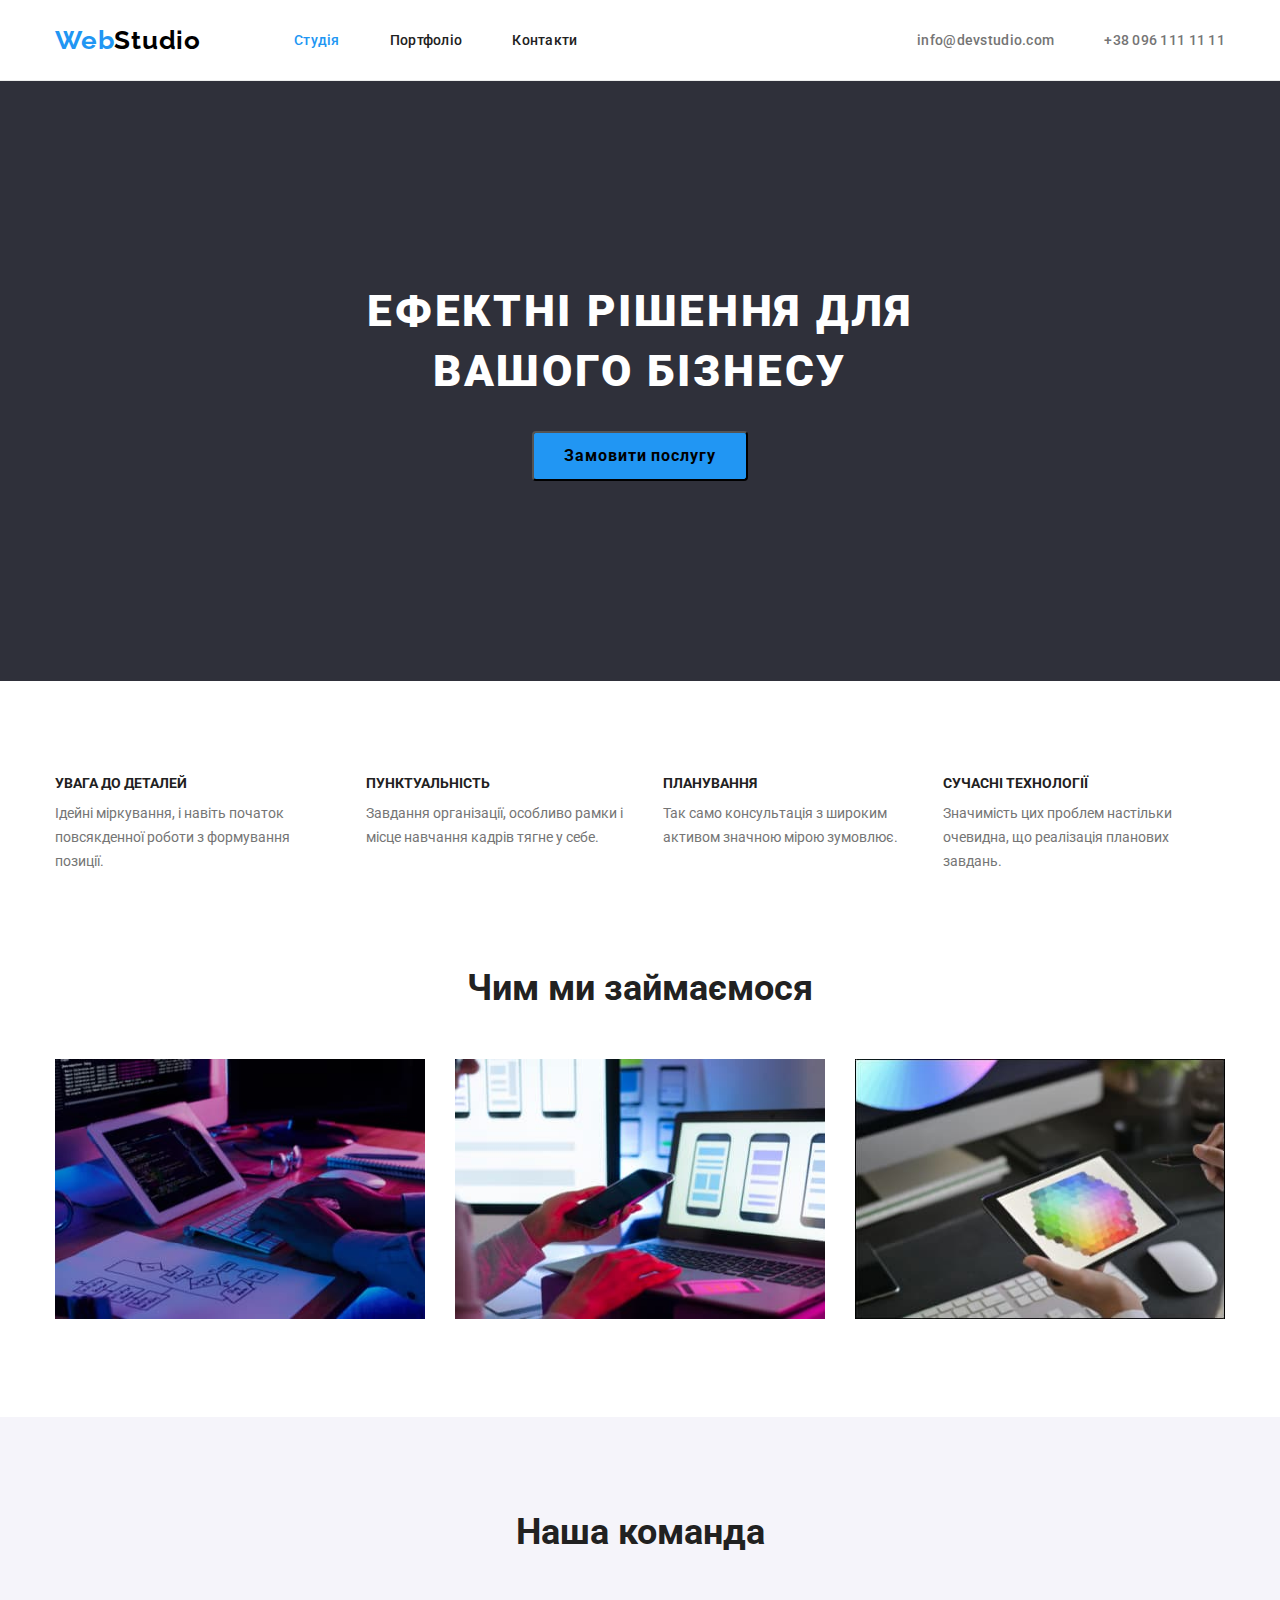
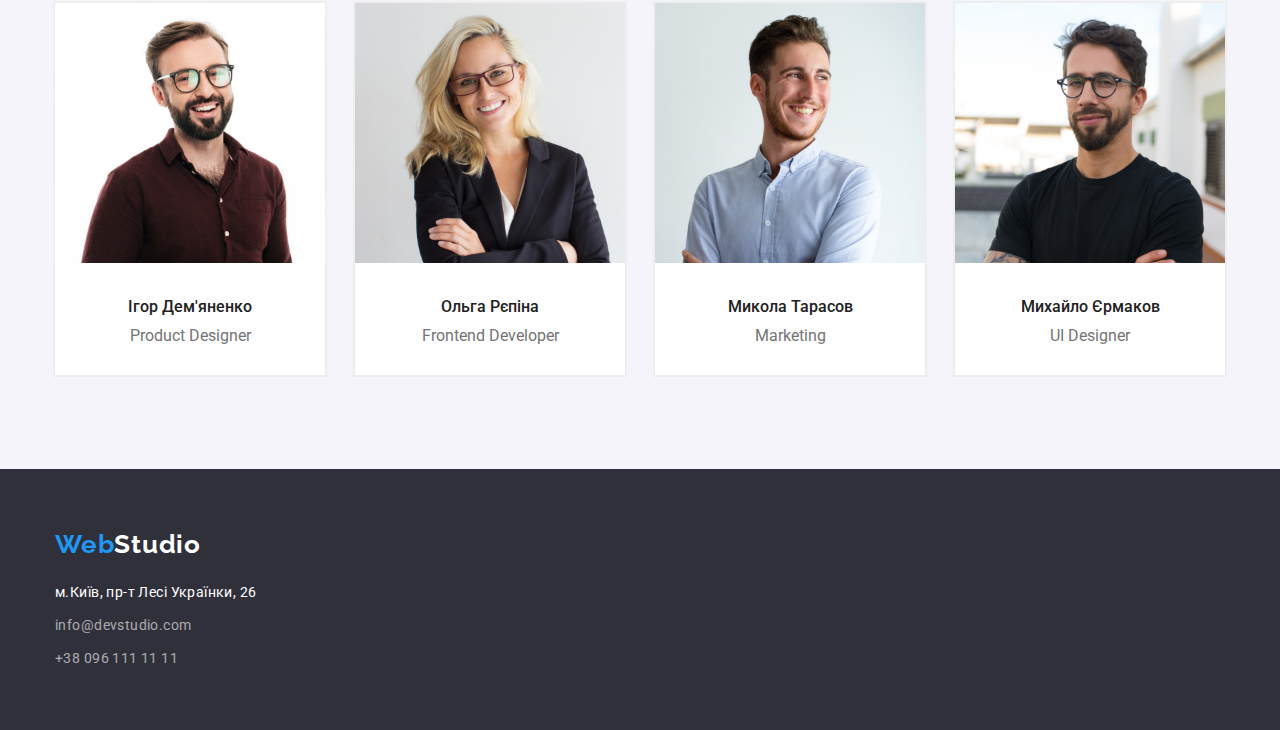
<file: index.html>
<!DOCTYPE html>
<html lang="uk">

<head>
    <meta charset="UTF-8">
    <meta http-equiv="X-UA-Compatible" content="IE=edge">
    <meta name="viewport" content="width=device-width, initial-scale=1.0">
    <title>Home Work 2</title>
    <link
        href="https://fonts.googleapis.com/css2?family=Raleway:wght@700&family=Roboto:wght@400;500;700;900&display=swap"
        rel="stylesheet">
    <link rel="stylesheet"
        href="https://cdnjs.cloudflare.com/ajax/libs/modern-normalize/1.0.0/modern-normalize.min.css">
    <link rel="stylesheet" href="./css/styles.css" />
</head>

<body>
    <!--Header-->
    <header class="header">
        <div class="container header-container">
            <nav class="header-nav">
                <a class="link-logo link" href="./index.html" title="Посилання на початкову сторінку"><span
                        class="logo-web">Web</span>Studio</a>
                <ul class="header-list list">
                    <li> <a class="link current" href="./index.html" title="Посилання на сторінку: Студія">Студія</a>
                    </li>
                    <li> <a class="link" href="./portfolio.html" title="Посилання на сторінку: Портфоліо">Портфоліо</a>
                    </li>
                    <li> <a class="link" href="#" title="Посилання на сторінку: Контакти">Контакти</a> </li>
                </ul>
            </nav>
            <ul class="header-contact list">
                <li><a class="link" href="mailto:info@devstudio.com"
                        title="Посилання на електронну скриньку">info@devstudio.com</a>
                </li>
                <li><a class="link" class="link" href="tel:+380961111111" title="За телефонувати">+38 096 111 11 11</a>
                </li>
            </ul>

        </div>
    </header>
    <main>
        <!-- Hero-->
        <section class="hero">
            <div class="hero-container container">
                <h1 class="hero-title">Ефектні рішення для <br> вашого бізнесу</h1>
                <button class="btn" type="button">Замовити послугу</button>
            </div>
        </section>
        <!-- Our rules for success-->
        <section class="rules">
            <div class="container rules-container">
                <h2 class="rules-title visually-hidden">Наші правила успіху</h2>
                <ul class="rules-list list">
                    <li>
                        <h3 class="rules-list-title">УВАГА ДО ДЕТАЛЕЙ</h3>
                        <p class="rules-list-item">Ідейні міркування, і навіть початок повсякденної роботи з формування
                            позиції.</p>
                    </li>
                    <li>
                        <h3 class="rules-list-title">ПУНКТУАЛЬНІСТЬ</h3>
                        <p class="rules-list-item">Завдання організації, особливо рамки і місце навчання кадрів тягне у
                            себе.</p>

                    <li>
                        <h3 class="rules-list-title">ПЛАНУВАННЯ</h3>
                        <p class="rules-list-item">Так само консультація з широким активом значною мірою зумовлює.</p>
                    </li>
                    <li>
                        <h3 class="rules-list-title">СУЧАСНІ ТЕХНОЛОГІЇ</h3>
                        <p class="rules-list-item">Значимість цих проблем настільки очевидна, що реалізація планових
                            завдань.</p>
                    </li>
                </ul>
            </div>
        </section>
        <!-- Development -->
        <section class="development">
            <div class="development-container container">
                <h2 class="development-title">Чим ми займаємося</h2>
                <ul class="development-list list">
                    <li><img width="370" height="260" src="./images/box-1.jpg" alt="Розробка сайту"></li>
                    <li><img width="370" height="260" src="./images/box-2.jpg" alt="Дизайн сайту"></li>
                    <li><img width="370" height="260" src="./images/box-3.jpg" alt="Оформлення сайту"></li>
                </ul>
            </div>
        </section>
        <!--Our Team-->
        <section class="team">
            <div class="team-container container">
                <h2 class="team-title">Наша команда</h2>
                <ul class="team-list list">
                    <li class="team-list-item">
                        <img width="270" src="./images/team-1-igor_demyanenko.jpg" alt="Ігор Дем'яненко">
                        <div class="team-profession">
                            <h3 class="team-list-title">Ігор Дем'яненко</h3>
                            <p class="team-list-text" lang="en">Product Designer</p>
                        </div>
                    </li>
                    <li class="team-list-item">
                        <img width="270" src="./images/team-2-olga_repina.jpg" alt="Ольга Рєпіна">
                       <div class="team-profession">
                            <h3 class="team-list-title">Ольга Рєпіна</h3>
                            <p class="team-list-text" lang="en">Frontend Developer</p>
                       </div>
                    </li>
                    <li class="team-list-item">
                        <img width="270" src="./images/team-3-mykola_tarasov.jpg" alt="Микола Тарасов">
                        <div class="team-profession">
                            <h3 class="team-list-title">Микола Тарасов</h3>
                            <p class="team-list-text" lang="en">Marketing</p>
                        </div>
                    </li>
                    <li class="team-list-item">
                        <img width="270" src="./images/team-4-myschajlo_jermakov.jpg" alt="Михайло Єрмаков">
                        <div class="team-profession">
                            <h3 class="team-list-title">Михайло Єрмаков</h3>
                            <p class="team-list-text" lang="en">UI Designer</p>
                        </li>
                        </div>
                </ul>
            </div>
        </section>

    </main>
    <!-- Footer -->
    <footer class="footer">
        <div class="footer-container container">
            <a class="link-logo link" href="./index.html" title="Посилання на початкову сторінку"><span
                    class="logo-web">Web</span>Studio</a>
            <address class="footer-address">
                <ul class="footer-list list">
                    <li> <a class="footer-item link" href="https://goo.gl/maps/MokrkqMKt1EXJKq38" target="_blank"
                            rel="noopener noreferrer" title="Google Maps"> м.Київ,
                            пр-т Лесі Українки, 26 </a> </li>
                    <li><a class="footer-item link" href="mailto:info@devstudio.com"
                            title="Посилання на електронну скриньку">info@devstudio.com</a></li>
                    <li><a class="footer-item link" href="tel:+380961111111" title="За телефонувати">+38 096 111 11
                            11</a>
                    </li>
                </ul>
            </address>
        </div>
    </footer>
</body>

</html>
</file>
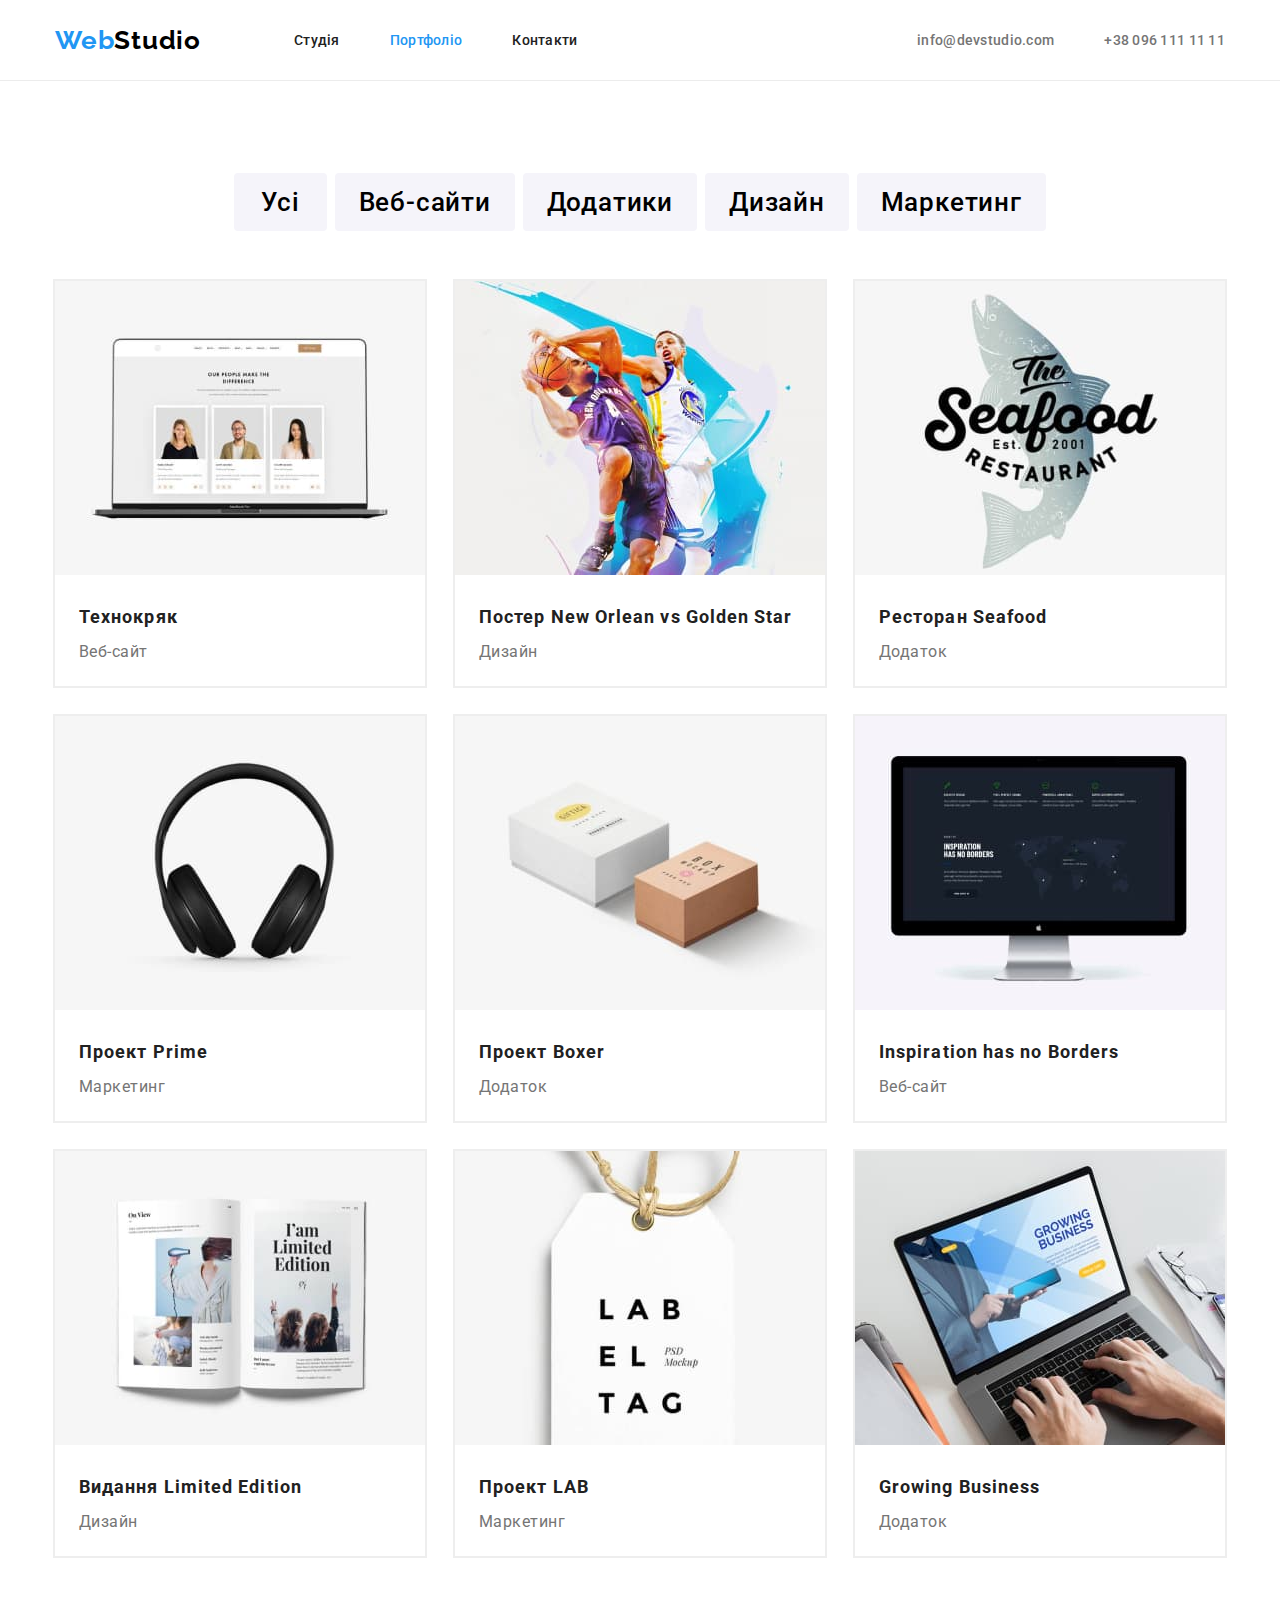
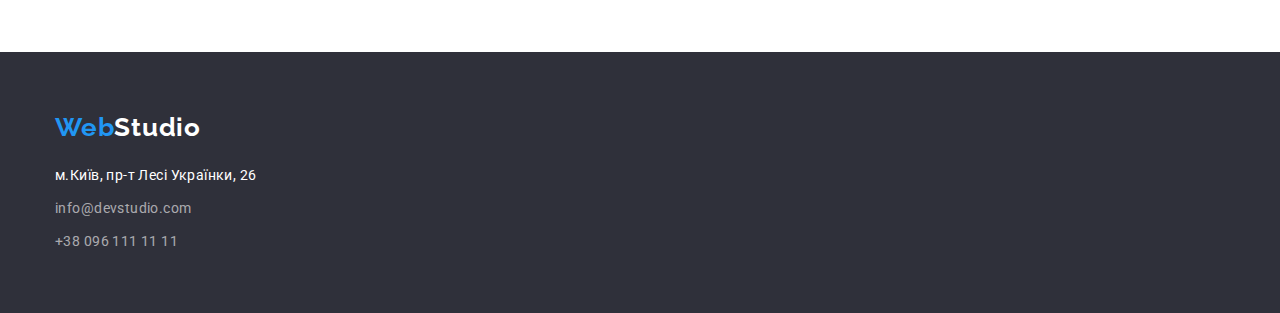
<file: portfolio.html>
<!DOCTYPE html>
<html lang="uk">

<head>
    <meta charset="UTF-8">
    <meta http-equiv="X-UA-Compatible" content="IE=edge">
    <meta name="viewport" content="width=device-width, initial-scale=1.0">
    <link rel="stylesheet" href="">
    <title>Портфоліо</title>
    <link
        href="https://fonts.googleapis.com/css2?family=Raleway:wght@700&family=Roboto:wght@400;500;700;900&display=swap"
        rel="stylesheet">
    <link rel="stylesheet"
        href="https://cdnjs.cloudflare.com/ajax/libs/modern-normalize/1.0.0/modern-normalize.min.css">
    <link rel="stylesheet" href="./css/styles.css" />
</head>

<body>
    <!--Header-->
    <header class="header">
        <div class="container header-container">
            <nav class="header-nav">
                <a class="link-logo link" href="./index.html" title="Посилання на початкову сторінку"><span
                        class="logo-web">Web</span>Studio</a>
                <ul class="header-list list">
                    <li> <a class="link" href="./index.html" title="Посилання на сторінку: Студія">Студія</a>
                    </li>
                    <li> <a class="link current" href="./portfolio.html"
                            title="Посилання на сторінку: Портфоліо">Портфоліо</a>
                    </li>
                    <li> <a class="link" href="#" title="Посилання на сторінку: Контакти">Контакти</a> </li>
                </ul>
            </nav>
            <ul class="header-contact list">
                <li><a class="link" href="mailto:info@devstudio.com"
                        title="Посилання на електронну скриньку">info@devstudio.com</a>
                </li>
                <li><a class="link" class="link" href="tel:+380961111111" title="За телефонувати">+38 096 111 11 11</a>
                </li>
            </ul>
        </div>
    </header>
    <main>
        <!-- Filters -->
        <section class="example">
            <div class="container container-example">
                <h1 class="visually-hidden filters ">Фільтр</h1>
                <!-- Button -->
                <ul class="filters-list list">
                    <li><button class="btn btn-all" type="button">Усі</button></li>
                    <li><button class="btn" type="button">Веб-сайти</button></li>
                    <li><button class="btn" type="button">Додатики</button></li>
                    <li><button class="btn" type="button">Дизайн</button></li>
                    <li><button class="btn" type="button">Маркетинг</button></li>
                </ul>
                <!-- Наші приклади -->
                <ul class="example-list list">
                    <li><a class="example-link link" href="#">
                            <img width="370" height="294" src="./images/portfolio-1-technokryak.jpg"
                                alt="Розробка веб-сайта: Технокряк">
                           <div class="example-item">
                            <h3 class="example-title">Технокряк</h3>
                            <p class="example-text">Веб-сайт</p>
                           </div>
                        </a>
                    </li>
                    <li><a class="example-link link" href="#">
                            <img width="370" height="294" src="./images/portfolio-2-new-orlean-vs-golden-star.jpg"
                                alt="Розробка дизайна: Постер New Orlean vs Golden Star">
                            <div class="example-item">
                                <h3 class="example-title">Постер New Orlean vs Golden Star</h3>
                                <p class="example-text">Дизайн</p>
                            </div>
                        </a>

                    </li>
                    <li><a class="example-link link" href="#">
                            <img width=" 370" height="294" src="./images/portfolio-3-restoran-seafood.jpg"
                                alt="Розробка додатка: Ресторан Seafood">
                            <div class="example-item">
                                <h3 class="example-title">Ресторан Seafood</h3>
                                <p class="example-text">Додаток</p>
                            </div>
                        </a>
                    </li>

                    <li><a class="example-link link" href="#">
                            <img width=" 370" height="294" src="./images/portfolio-4-project-prime.jpg"
                                alt="Розробка вебсайту з маркетинга: Проект Prime">
                            <div class="example-item">
                                <h3 class="example-title">Проект Prime</h3>
                                <p class="example-text">Маркетинг</p>
                            </div>
                        </a>
                    </li>

                    <li><a class="example-link link" href="#">
                            <img width=" 370" height="294" src="./images/portfolio-5-project-boxes.jpg"
                                alt="Розробка додатка: Проект Boxer">
                            <div class="example-item">
                                <h3 class="example-title">Проект Boxer</h3>
                                <p class="example-text">Додаток</p>
                            </div>
                        </a>
                    </li>

                    <li><a class="example-link link" href="#">
                            <img width=" 370" height="294" src="./images/portfolio-6-inspiration-has-no-borders.jpg"
                                alt="Розробка веб-сайту: Inspiration has no Borders">
                            <div class="example-item">
                                <h3 class="example-title">Inspiration has no Borders</h3>
                                <p class="example-text">Веб-сайт</p>
                            </div>
                        </a>
                    </li>

                    <li><a class="example-link link" href="#">
                            <img width=" 370" height="294" src="./images/portfolio-7-vydannya-limited-edition.jpg"
                                alt="Розробка дизайну: Видання Limited Edition">
                            <div class="example-item">
                                <h3 class="example-title">Видання Limited Edition</h3>
                                <p class="example-text">Дизайн</p>
                            </div>
                        </a>
                    </li>
                    <li><a class="example-link link" href="#">
                            <img width=" 370" height="294" src="./images/portfolio-8-project-lab.jpg"
                                alt="Розробка веб-сайта з маркетингу: Проект LAB">
                           <div class="example-item">
                            <h3 class="example-title">Проект LAB</h3>
                            <p class="example-text">Маркетинг</p>
                           </div>
                        </a>
                    </li>

                    <li><a class="example-link link" href="#">
                            <img width=" 370" height="294" src="./images/portfolio-9-growing-business.jpg"
                                alt="Розробка додатка: Growing Business">
                            <div class="example-item">
                                <h3 class="example-title">Growing Business</h3>
                                <p class="example-text">Додаток</p>
                            </div>
                        </a>
                    </li>
                </ul>
            </div>
        </section>

    </main>
    <!-- Footer -->
    <footer class="footer">
        <div class="footer-container container">
            <a class="link-logo link" href="./index.html" title="Посилання на початкову сторінку"><span
                    class="logo-web">Web</span>Studio</a>
            <address class="footer-address">
                <ul class="footer-list list">
                    <li> <a class="footer-item link" href="https://goo.gl/maps/MokrkqMKt1EXJKq38" target="_blank"
                            rel="noopener noreferrer" title="Google Maps"> м.Київ,
                            пр-т Лесі Українки, 26 </a> </li>
                    <li><a class="footer-item link" href="mailto:info@devstudio.com"
                            title="Посилання на електронну скриньку">info@devstudio.com</a></li>
                    <li><a class="footer-item link" href="tel:+380961111111" title="За телефонувати">+38 096 111 11
                            11</a>
                    </li>
                </ul>
            </address>
        </div>
    </footer>

</body>

</html>
</file>
<file: css/styles.css>
/*  
logo                  #000000
logo                  #2196F3
active page           #2196F3
nav text              #212121
h1                    #ffffff
h2,h3                 #212121
P                     #757575

background:
nav                   #FFFFFF
header                #2F303A 
Our rules for succes  #F5F5F5
Development           #F5F5F5
Our Team              #F5F4FA

footer                #2F303A
portfolio             #F5F5F5

*/
:root {
  /* General colors */
  --general-black: #000000;
  --general-wight: #ffffff;
  /* Text color */
  --primary-text-color: #212121;
  --secondary-text-color: #757575;
  --accent-color: #2196f3;
  /* Background color */
  --background-color: #f5f5f5;
  --section-bgr: #f5f4fa;
  --hero-bgr-color: #2f303a;
  --btn-background: #f5f4fa;
  --frame-color: #eeeeee;
  --secondary-frame-color: #ececec;
}

h1,
h2,
h3,
h4,
h5,
h6,
a,
p {
  margin: 0;
}

ul {
  /* list-style: none; */
  margin: 0;
  padding: 0;
}

.container {
  width: 1200px;
  padding-left: 15px;
  padding-right: 15px;
  margin: 0 auto;
  /* outline: 2px solid orange; */
}

.visually-hidden {
  position: absolute;
  width: 1px;
  height: 1px;
  margin: -1px;
  border: 0;
  padding: 0;
  white-space: nowrap;
  clip-path: inset(100%);
  clip: rect(0 0 0 0);
  overflow: hidden;
}

body {
  /* background-color: var(--background-color); */
  background-color: var(--background-color);
  color: var(--primary-text-color);
  font-family: Roboto, sans-serif;
  font-style: normal;
  font-size: 16px;
  line-height: 1.2;
}
.link {
  text-decoration: none;
  list-style: none;
}

.link:hover,
.link:focus {
  color: var(--accent-color);
}

.list {
  list-style: none;
  margin: 0;
  padding: 0;
}

/* Heder */
.header {
  background-color: var(--general-wight);
  border-bottom: 1px solid var(--secondary-frame-color);
}

.header-container {
  display: flex;
  align-items: center;
}

.link-logo {
  display: flex;
  align-items: center;
  /* width: 145px;
  height: 31px; */
  font-family: "Raleway";
  font-weight: 700;
  font-size: 26px;
  line-height: calc(31 / 26);
  letter-spacing: 0.03em;
}

.header .link-logo {
  color: var(--general-black);
}
.logo-web {
  color: var(--accent-color);
  font-family: "Raleway";
  font-weight: 700;
  font-size: 26px;
  line-height: calc(31 / 26);
}
.link-logo:hover,
.link-logo:focus {
  color: var(--general-black);
}

.header-nav {
  display: flex;
  margin-right: auto;
}

.header-nav .current {
  color: var(--accent-color);
}
.header-list {
  display: flex;
  align-items: center;
  margin-left: 93px;
  gap: 50px;
  font-family: "Roboto";
  font-weight: 500;
  font-size: 14px;
  line-height: calc(16 / 14);
  letter-spacing: 0.02em;
}
.header-list .link {
  display: block;
  padding-top: 32px;
  padding-bottom: 32px;
}
.header-contact {
  display: flex;
  gap: 50px;
  font-family: "Roboto";
  font-weight: 500;
  font-size: 14px;
  line-height: calc(16 / 14);
  letter-spacing: 0.02em;
}
.header-list a {
  color: var(--primary-text-color);
}
.header-contact a {
  display: block;
  padding-top: 32px;
  padding-bottom: 32px;
  color: var(--secondary-text-color);
}
/* ---------------- Main ---------------- */
/* **************** Hero **************** */
.hero {
  background-color: var(--hero-bgr-color);
  padding-top: 200px;
  padding-bottom: 200px;
}
.hero-container {
  display: flex;
  flex-direction: column;
  align-items: center;
}
.hero-title {
  margin-bottom: 30px;
  color: var(--general-wight);
  text-transform: uppercase;
  font-weight: 900;
  font-size: 44px;
  line-height: calc(60 / 44);
  text-align: center;
  letter-spacing: 0.06em;

  /* **************** Our rules for success**************** */
}

.rules {
  padding-top: 94px;
  padding-bottom: 94px;
  background-color: var(--general-wight);
}

.rules-container {
}
.rules-title {
}
.rules-list {
  display: flex;
  gap: 30px;
}
.rules-list li {
  /* width: 270px; */
}

.rules-list-title {
  margin-bottom: 10px;
  font-weight: 700;
  font-size: 14px;
  line-height: calc(16 / 14);
}
.rules-list-item {
  color: var(--secondary-text-color);
  font-size: 14px;
  line-height: calc(24 / 14);
}
/* ****************Development *****************/
.development {
  /* padding-top: 94px; */
  padding-bottom: 94px;
  background-color: var(--general-wight);
}
.development-container {
}
.development-title {
  font-size: 36px;
  line-height: calc(42 / 36);
  text-align: center;
}

.development-list {
  display: flex;
  justify-content: center;
  gap: 30px;
  margin-top: 50px;
}

/* Our Team */
.team {
  padding-top: 94px;
  padding-bottom: 94px;
  background-color: var(--section-bgr);
}
.team-container {
}

.team-title {
  margin-bottom: 50px;
  font-weight: 700;
  font-size: 36px;
  line-height: calc(42 / 36);
  text-align: center;
}
.team-list {
  display: flex;
  justify-content: center;
  gap: 30px;
  /* padding-top: 50px;
  padding-bottom: 94px; */
  text-align: center;
}
.team-list-item {
  background-color: var(--general-wight);
  outline: 2px solid var(--frame-color);
}
.team-list-title {
  font-weight: 500;
  font-size: 16px;
  line-height: calc(19 / 16);
}
.team .team-list-text {
  margin-top: 10px;
  color: var(--secondary-text-color);
  font-size: 16px;
  line-height: calc(19 / 16);
}
.team-profession {
  padding-top: 30px;
  padding-bottom: 30px;
}
/* footer */

.footer {
  padding-top: 60px;
  padding-bottom: 60px;
  background-color: var(--hero-bgr-color);
}
.footer-container {
}

.footer .link-logo {
  padding-bottom: 20px;
  color: var(--general-wight);
}

.footer-address {
}

.footer-list {
  display: flex;
  flex-direction: column;
  gap: 9px;

  color: var(--general-wight);
  font-style: normal;
  font-size: 14px;
  line-height: calc(24 / 14);
  letter-spacing: 0.03em;
}
.footer-item {
}

.footer [href*="https:"] {
  color: var(--general-wight);
}

.footer [href*="mailto"],
.footer [href*="tel"] {
  color: rgba(255, 255, 255, 0.6);
}
.footer .link:hover,
.footer .link:focus {
  color: var(--accent-color);
}

/*============= Portfolio =============*/

/* Section Example */
.example {
  padding-top: 92px;
  padding-bottom: 96px;
  background-color: var(--general-wight);
}
.container-example {
}
.example-list {
  display: flex;
  flex-wrap: wrap;
  gap: 30px;

  text-align: left;
  margin-top: 50px;
}
.example-link {
}
.example-list li {
  outline: 2px solid var(--frame-color);
}
.filters {
}
.filters-list {
  display: flex;
  justify-content: center;
  gap: 8px;
}
.example-item {
  padding-top: 20px;
  padding-bottom: 20px;
  padding-left: 24px;
  padding-right: 24px;
}
.example-title {
  margin-bottom: 4px;
  color: var(--primary-text-color);
  font-weight: 700;
  font-size: 18px;
  line-height: calc(36 / 18);
  letter-spacing: 0.06em;
}
.example-text {
  color: var(--secondary-text-color);
  font-weight: 400;
  font-size: 16px;
  line-height: calc(30 / 18);
  letter-spacing: 0.03em;
}
/* Buttons styles */
.btn {
  display: flex;
  justify-content: center;
  align-items: center;
  font-family: "Roboto";
  font-style: normal;
  text-align: center;
}
.hero .btn {
  width: 216px;
  height: 50px;
  font-weight: 700;
  font-size: 16px;
  line-height: calc(30 / 16);
  letter-spacing: 0.06em;
  color: var(--general-black);
  background-color: var(--accent-color);
  border-radius: 4px;
}
.filters-list .btn {
  padding-top: 6px;
  padding-bottom: 6px;
  padding-left: 22px;
  padding-right: 22px;
  font-weight: 500;
  font-size: 26px;
  line-height: calc(26 / 16);
  letter-spacing: 0.03em;
  color: var(--general-black);
  background-color: var(--btn-background);
  border-color: transparent;
  border-radius: 4px;
}
.filters-list .btn-all {
  padding-top: 6px;
  padding-bottom: 6px;
  padding-left: 25px;
  padding-right: 25px;
}
.btn:hover,
.btn:focus {
  color: var(--general-wight);
  background-color: var(--accent-color);
}
</file>
